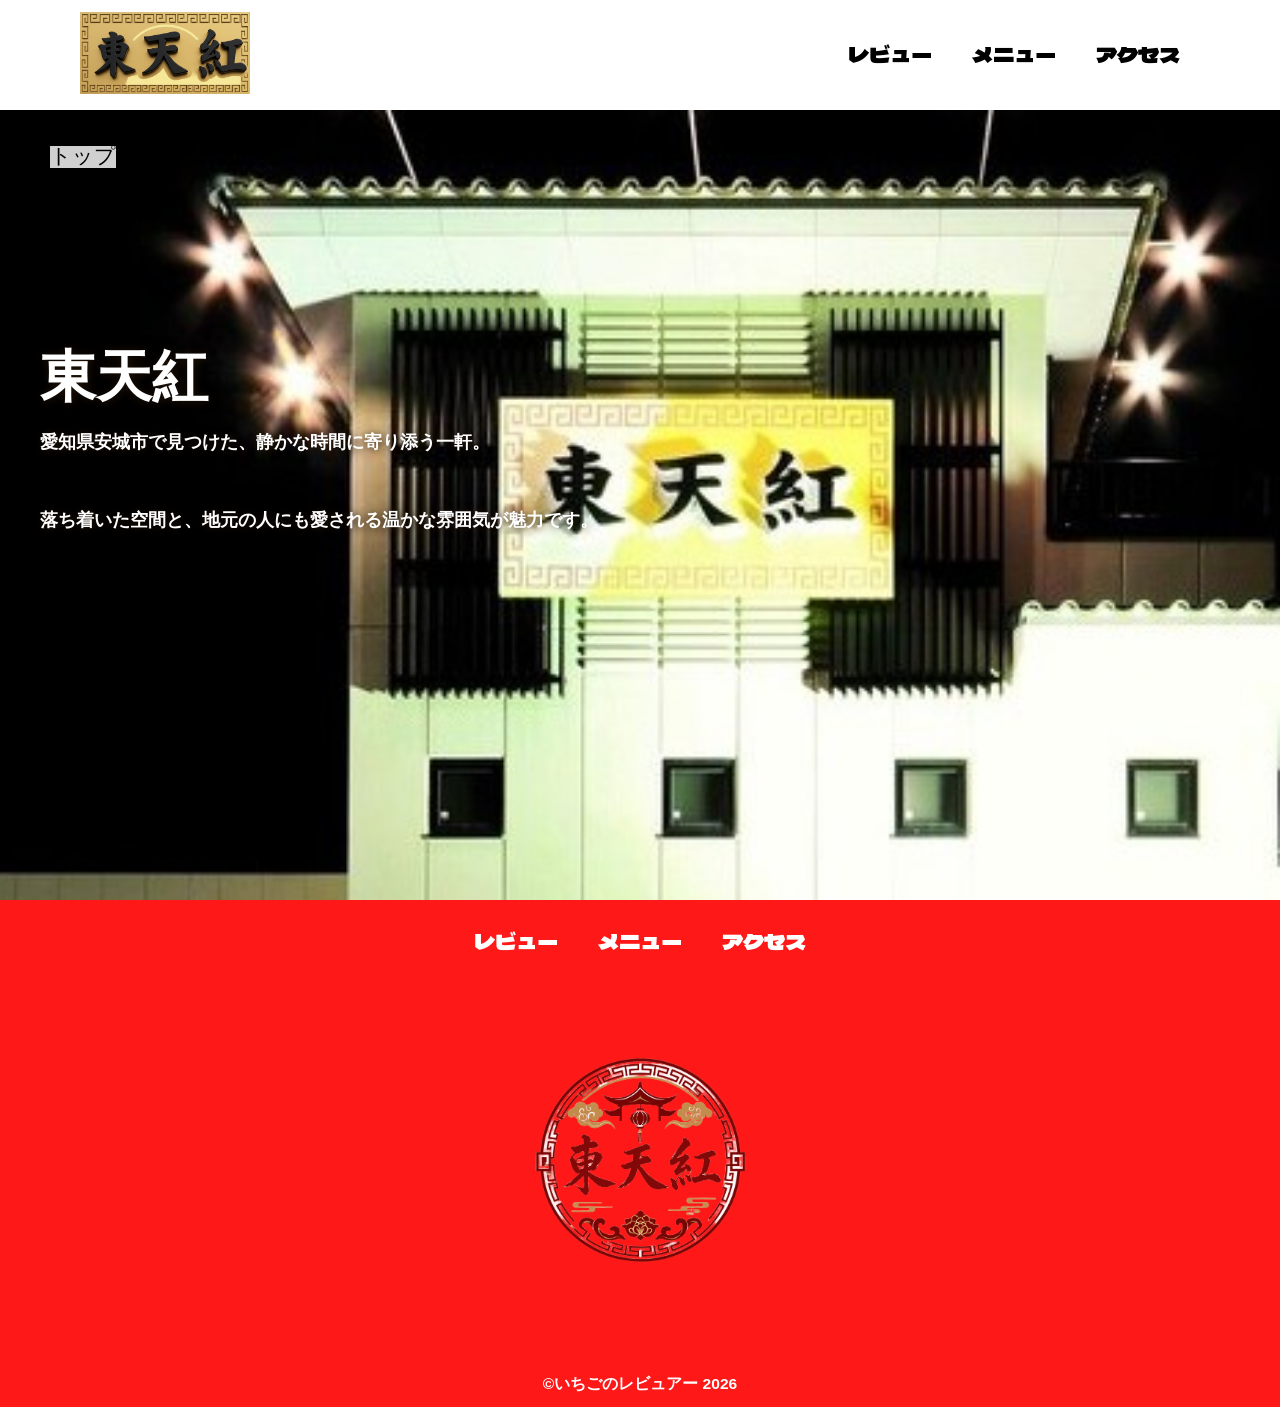
<file: index.html>
<!DOCTYPE html>
<html>
    <head>
        <meta charset="UTF-8">
        <title>東天紅のレビュー</title>
        <meta name="description" content="東天紅のレビュー">
        <meta name="viewport" content="width=device-width">
        <script src="https://ajax.googleapis.com/ajax/libs/jquery/1.11.0/jquery.min.js"></script>
        <script src="js/script.js"></script>
        <link href="css/common.css" rel="stylesheet">
        <link href="css/index.css" rel="stylesheet">
        <link rel="preconnect" href="https://fonts.googleapis.com">
        <link rel="preconnect" href="https://fonts.gstatic.com" crossorigin>
        <link href="https://fonts.googleapis.com/css2?family=Dela+Gothic+One&display=swap" rel="stylesheet">
    </head>
    <body>
        <header class="header">
            <div class="header-inner">
                <a class="header-logo" href="index.html">
                    <img src="images/common/logo.png" alt="ロゴ">
                </a>
                <button class="toggle-menu-button"></button>
                <div class="header-site-menu">
                    <nav class="site-menu">
                        <ul>
                            <li><a href="review.html">レビュー</a></li>
                            <li><a href="menu.html">メニュー</a></li>
                            <li><a href="access.html">アクセス</a></li>
                        </ul>
                    </nav>
                </div>
            </div>
        </header>
        <main class="main">
            <nav class="floating">
                <ul>
                    <li><a href="#">トップ</a></li>
                </ul>
            </nav>
            <div class="first-view">
                <div class="first-view-text">
                    <h1>東天紅</h1>
                    <p>愛知県安城市で見つけた、静かな時間に寄り添う一軒。</p>
                    <div class="lead">
                        <p>落ち着いた空間と、地元の人にも愛される温かな雰囲気が魅力です。</p>
                    </div>
                </div>
            </div>
        </main>
        <footer class="footer">
            <nav class="site-menu">
                <ul>
                    <li><a href="review.html">レビュー</a></li>
                    <li><a href="menu.html">メニュー</a></li>
                    <li><a href="access.html">アクセス</a></li>
                </ul>
            </nav>
            <a class="footer-logo" href="index.html">
                <img src="images/common/logo_footer.png" alt="ロゴ">
            </a>
            <p class="copyright"><small>&copy;いちごのレビュアー 2026</small></p>
        </footer>
    </body>
</html>
</file>
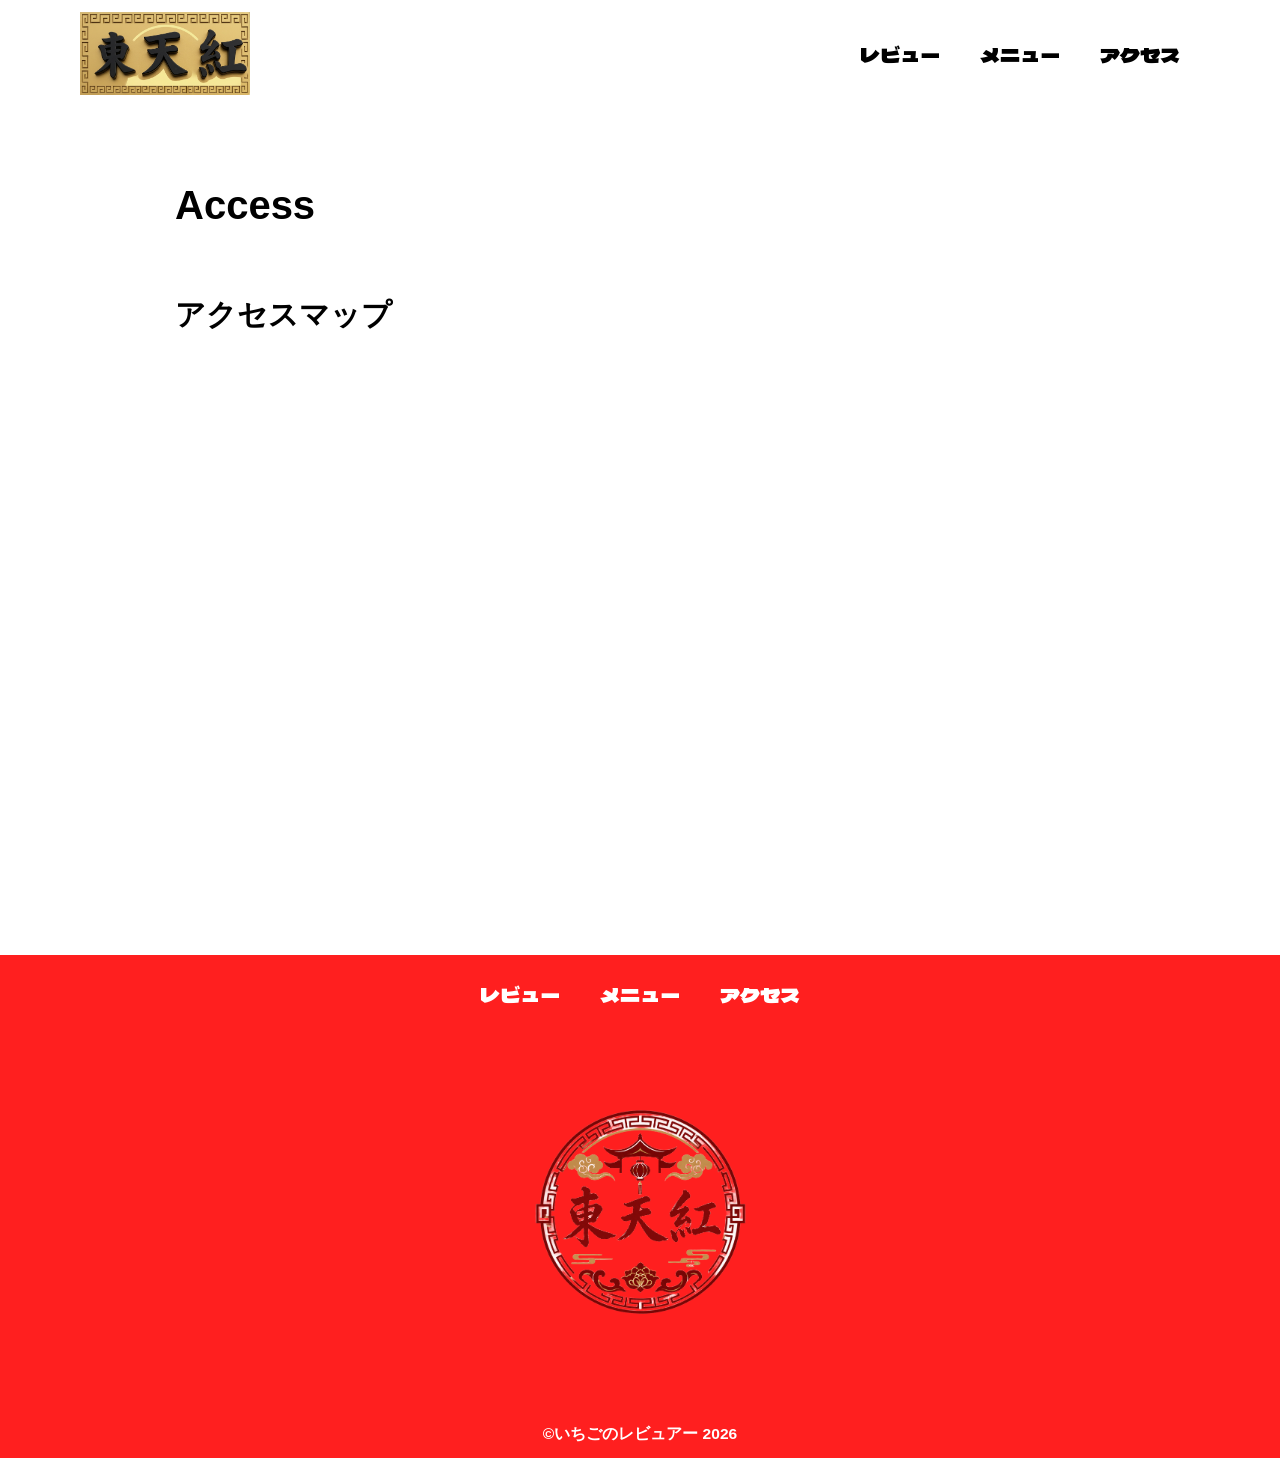
<file: access.html>
<!DOCTYPE html>
<html>
    <head>
        <meta charset="UTF-8">
        <title>東天紅へのアクセス</title>
        <meta name="description" content="アクセス">
        <meta name="viewport" content="width=device-width">
        <script src="https://ajax.googleapis.com/ajax/libs/jquery/1.11.0/jquery.min.js"></script>
        <script src="js/script.js"></script>
        <link href="css/common.css" rel="stylesheet">
        <link href="css/access.css" rel="stylesheet">
        <link rel="preconnect" href="https://fonts.googleapis.com">
        <link rel="preconnect" href="https://fonts.gstatic.com" crossorigin>
        <link href="https://fonts.googleapis.com/css2?family=Dela+Gothic+One&display=swap" rel="stylesheet">
    </head>
    <body>
        <header class="header">
            <div class="header-inner">
                <a class="header-logo" href="index.html">
                    <img src="images/common/logo.png" alt="ロゴ">
                </a>
                <button class="toggle-menu-button"></button>
                <div class="header-site-menu">
                    <nav class="site-menu">
                        <ul>
                            <li><a href="review.html">レビュー</a></li>
                            <li><a href="menu.html">メニュー</a></li>
                            <li><a href="access.html">アクセス</a></li>
                        </ul>
                    </nav>
                </div>
            </div>
        </header>
        <main class="main">
            <div class="title">
                <h1>Access</h1>
            </div>
            <div class="map">
                <h2>アクセスマップ</h2>
                <iframe src="https://www.google.com/maps/embed?pb=!1m18!1m12!1m3!1d1323.405074191022!2d137.09011263792172!3d34.95090419920458!2m3!1f0!2f0!3f0!3m2!1i1024!2i768!4f13.1!3m3!1m2!1s0x600499b67b4e70a5%3A0x711bf978688f0d83!2z5p2x5aSp57SF!5e0!3m2!1sja!2sjp!4v1783319845474!5m2!1sja!2sjp" width="600" height="450" style="border:0;" allowfullscreen="" loading="lazy" referrerpolicy="strict-origin-when-cross-origin"></iframe>
            </div>
        </main>
        <footer class="footer">
            <nav class="site-menu">
                <ul>
                    <li><a href="review.html">レビュー</a></li>
                    <li><a href="menu.html">メニュー</a></li>
                    <li><a href="access.html">アクセス</a></li>
                </ul>
            </nav>
            <a class="footer-logo" href="index.html">
                <img src="images/common/logo_footer.png" alt="ロゴ">
            </a>
            <p class="copyright"><small>&copy;いちごのレビュアー 2026</small></p>
        </footer>
    </body>
</html>
</file>
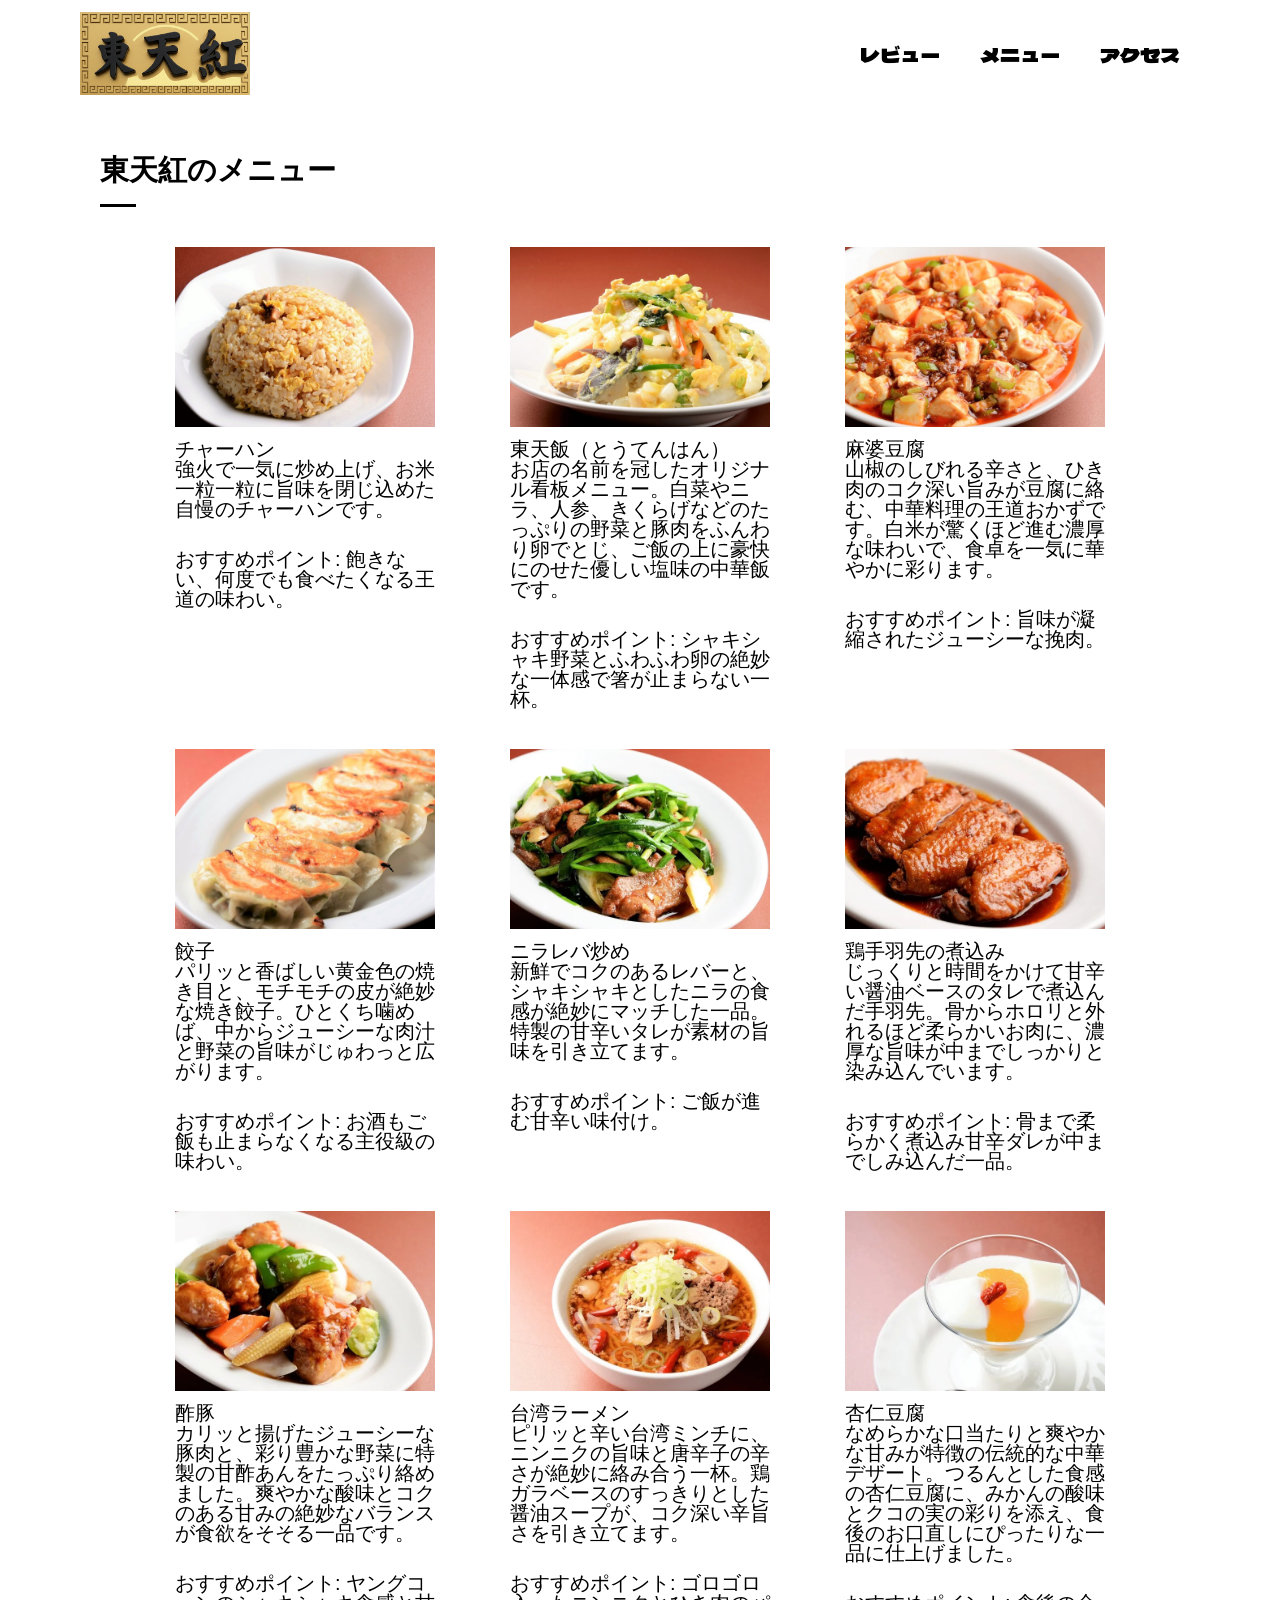
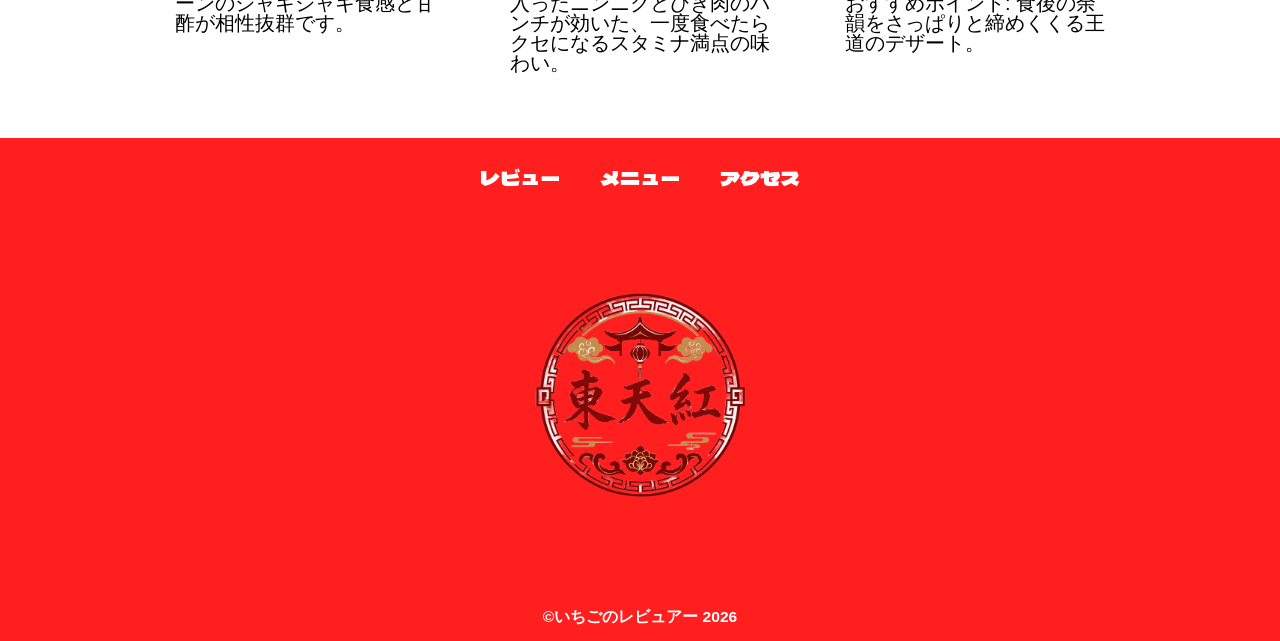
<file: menu.html>
<!DOCTYPE html>
<html>
    <head>
        <meta charset="UTF-8">
        <title>東天紅のおすすめポイント</title>
        <meta name="description" content="愛知県安城市にある東天紅のおすすめポイントを紹介するレビュー記事です。">
        <meta name="viewport" content="width=device-width">
        <script src="https://ajax.googleapis.com/ajax/libs/jquery/1.11.0/jquery.min.js"></script>
        <script src="js/script.js"></script>
        <link href="css/common.css" rel="stylesheet">
        <link href="css/menu.css" rel="stylesheet">
        <link rel="preconnect" href="https://fonts.googleapis.com">
        <link rel="preconnect" href="https://fonts.gstatic.com" crossorigin>
        <link href="https://fonts.googleapis.com/css2?family=Dela+Gothic+One&display=swap" rel="stylesheet">
    </head>
        <body>
        <header class="header">
            <div class="header-inner">
                <a class="header-logo" href="index.html">
                    <img src="images/common/logo.png" alt="ロゴ">
                </a>
                <button class="toggle-menu-button"></button>
                <div class="header-site-menu">
                    <nav class="site-menu">
                        <ul>
                            <li><a href="review.html">レビュー</a></li>
                            <li><a href="menu.html">メニュー</a></li>
                            <li><a href="access.html">アクセス</a></li>
                        </ul>
                    </nav>
                </div>
            </div>
        </header>
        <main class="main">
            <div class="menu">
                <h2>東天紅のメニュー</h2>
                <ul class="member-list">
                    <li>
                        <img src="images/menu/fried-rice.jpg" alt="東天紅のチャーハン">
                        <dl>
                            <dt>チャーハン</dt>
                            <dd>強火で一気に炒め上げ、お米一粒一粒に旨味を閉じ込めた自慢のチャーハンです。</dd>
                        </dl>
                        <br>
                        <p class="speciality">おすすめポイント: 飽きない、何度でも食べたくなる王道の味わい。</p>
                    </li>
                    <li>
                        <img src="images/menu/totenhan.jpg" alt="東天紅の東天飯">
                        <dl>
                            <dt>東天飯（とうてんはん）</dt>
                            <dd>お店の名前を冠したオリジナル看板メニュー。白菜やニラ、人参、きくらげなどのたっぷりの野菜と豚肉をふんわり卵でとじ、ご飯の上に豪快にのせた優しい塩味の中華飯です。</dd>
                        </dl>
                        <br>
                        <p class="speciality">おすすめポイント: シャキシャキ野菜とふわふわ卵の絶妙な一体感で箸が止まらない一杯。</p>
                    </li>
                    <li>
                        <img src="images/menu/mapo-tofu.jpg" alt="東天紅の麻婆豆腐">
                        <dl>
                            <dt>麻婆豆腐</dt>
                            <dd>山椒のしびれる辛さと、ひき肉のコク深い旨みが豆腐に絡む、中華料理の王道おかずです。白米が驚くほど進む濃厚な味わいで、食卓を一気に華やかに彩ります。</dd>
                        </dl>
                        <br>
                        <p class="speciality">おすすめポイント: 旨味が凝縮されたジューシーな挽肉。</p>
                    </li>
                    <li>
                        <img src="images/menu/gyoza.jpg" alt="東天紅の餃子">
                        <dl>
                            <dt>餃子</dt>
                            <dd>パリッと香ばしい黄金色の焼き目と、モチモチの皮が絶妙な焼き餃子。ひとくち噛めば、中からジューシーな肉汁と野菜の旨味がじゅわっと広がります。</dd>
                        </dl>
                        <br>
                        <p class="speciality">おすすめポイント: お酒もご飯も止まらなくなる主役級の味わい。</p>
                    </li>
                    <li>
                        <img src="images/menu/nirareba.jpg" alt="東天紅のニラレバ炒め">
                        <dl>
                            <dt>ニラレバ炒め</dt>
                            <dd>新鮮でコクのあるレバーと、シャキシャキとしたニラの食感が絶妙にマッチした一品。特製の甘辛いタレが素材の旨味を引き立てます。</dd>
                        </dl>
                        <br>
                        <p class="speciality">おすすめポイント: ご飯が進む甘辛い味付け。</p>
                    </li>
                    <li>
                        <img src="images/menu/tebasaki.jpg" alt="東天紅の鶏手羽先の煮込み">
                        <dl>
                            <dt>鶏手羽先の煮込み</dt>
                            <dd>じっくりと時間をかけて甘辛い醤油ベースのタレで煮込んだ手羽先。骨からホロリと外れるほど柔らかいお肉に、濃厚な旨味が中までしっかりと染み込んでいます。</dd>
                        </dl>
                        <br>
                        <p class="speciality">おすすめポイント: 骨まで柔らかく煮込み甘辛ダレが中までしみ込んだ一品。</p>
                    </li>
                    <li>
                        <img src="images/menu/subuta.jpg" alt="東天紅の酢豚">
                        <dl>
                            <dt>酢豚</dt>
                            <dd>カリッと揚げたジューシーな豚肉と、彩り豊かな野菜に特製の甘酢あんをたっぷり絡めました。爽やかな酸味とコクのある甘みの絶妙なバランスが食欲をそそる一品です。</dd>
                        </dl>
                        <br>
                        <p class="speciality">おすすめポイント: ヤングコーンのシャキシャキ食感と甘酢が相性抜群です。</p>
                    </li>
                    <li>
                        <img src="images/menu/taiwan-ramen.jpg" alt="東天紅の台湾ラーメン">
                        <dl>
                            <dt>台湾ラーメン</dt>
                            <dd>ピリッと辛い台湾ミンチに、ニンニクの旨味と唐辛子の辛さが絶妙に絡み合う一杯。鶏ガラベースのすっきりとした醤油スープが、コク深い辛旨さを引き立てます。</dd>
                        </dl>
                        <br>
                        <p class="speciality">おすすめポイント: ゴロゴロ入ったニンニクとひき肉のパンチが効いた、一度食べたらクセになるスタミナ満点の味わい。</p>
                    </li>
                    <li>
                        <img src="images/menu/annindofu.jpg" alt="東天紅の杏仁豆腐">
                        <dl>
                            <dt>杏仁豆腐</dt>
                            <dd>なめらかな口当たりと爽やかな甘みが特徴の伝統的な中華デザート。つるんとした食感の杏仁豆腐に、みかんの酸味とクコの実の彩りを添え、食後のお口直しにぴったりな一品に仕上げました。</dd>
                        </dl>
                        <br>
                        <p class="speciality">おすすめポイント: 食後の余韻をさっぱりと締めくくる王道のデザート。</p>
                    </li>
                </ul>
            </div>
        </main>
        <footer class="footer">
            <nav class="site-menu">
                <ul>
                    <li><a href="review.html">レビュー</a></li>
                    <li><a href="menu.html">メニュー</a></li>
                    <li><a href="access.html">アクセス</a></li>
                </ul>
            </nav>
            <a class="footer-logo" href="index.html">
                <img src="images/common/logo_footer.png" alt="ロゴ">
            </a>
            <p class="copyright"><small>&copy;いちごのレビュアー 2026</small></p>
        </footer>
    </body>
</html>
</file>
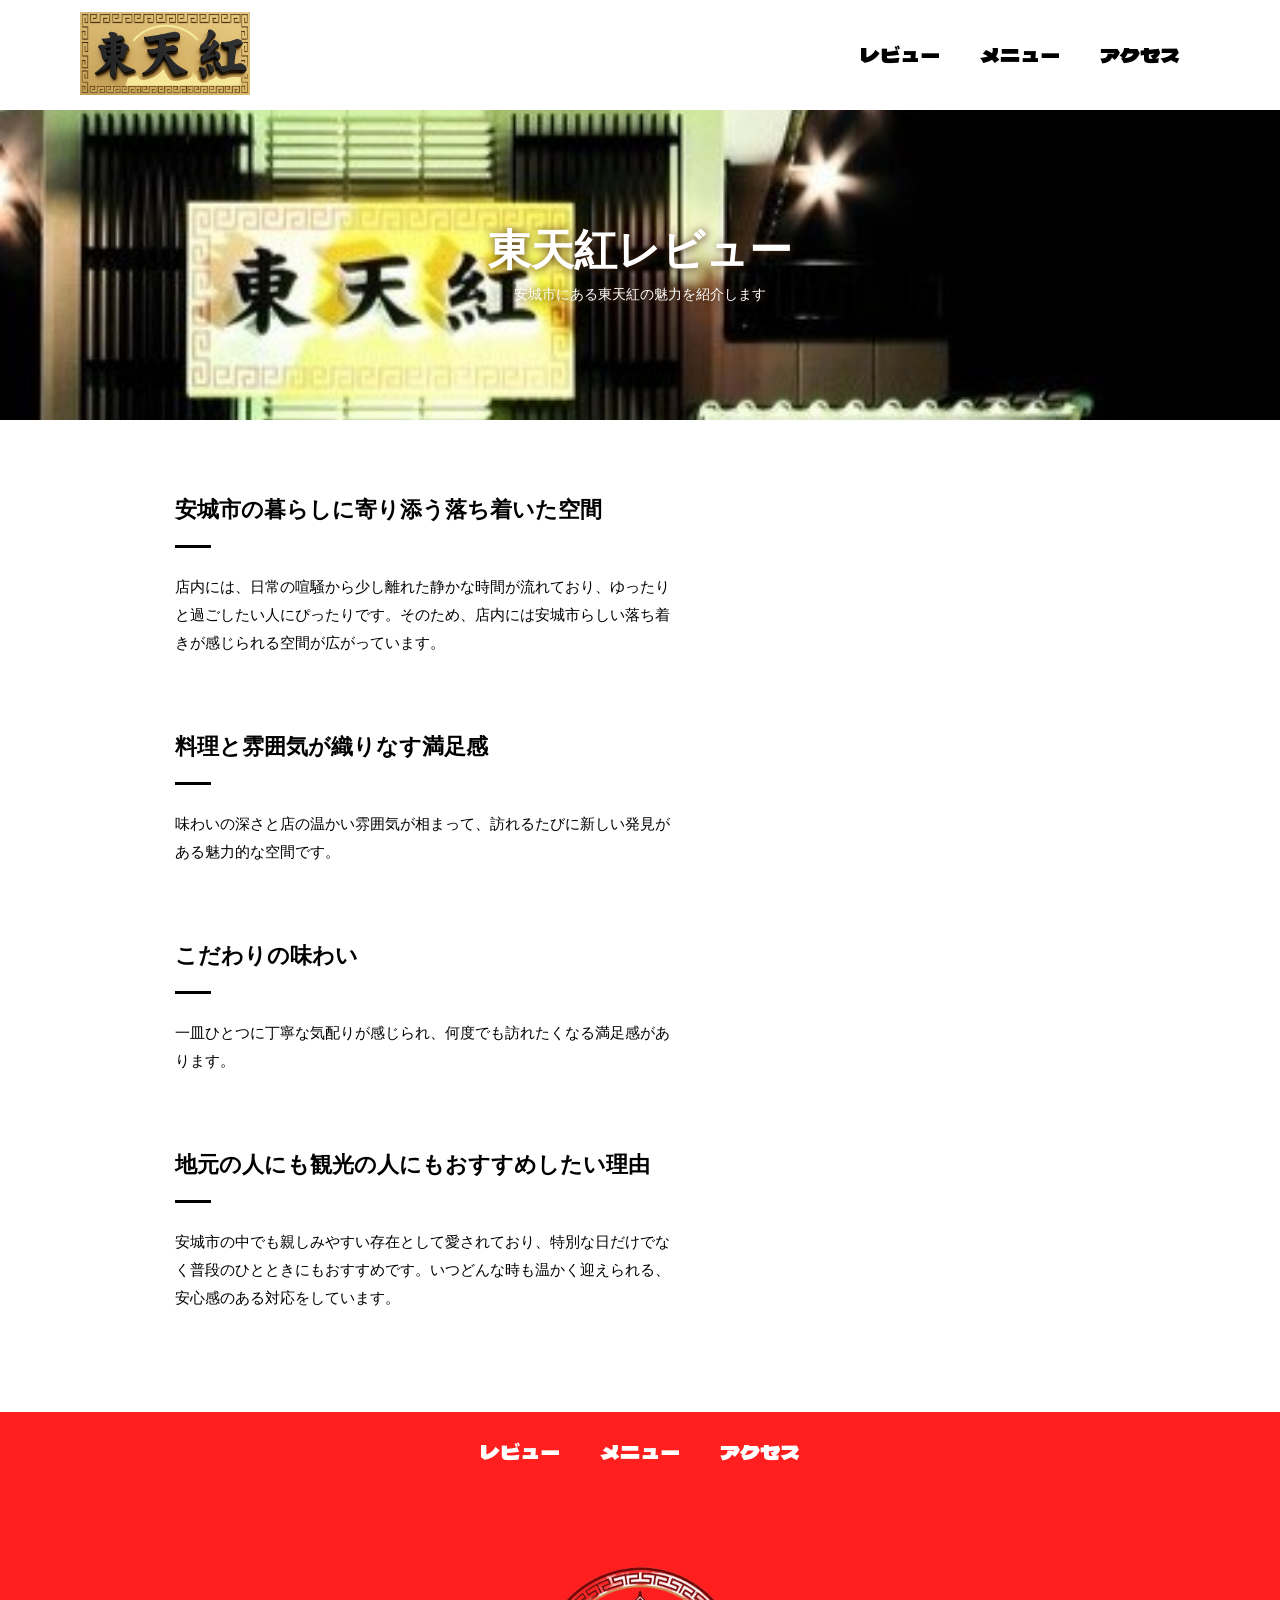
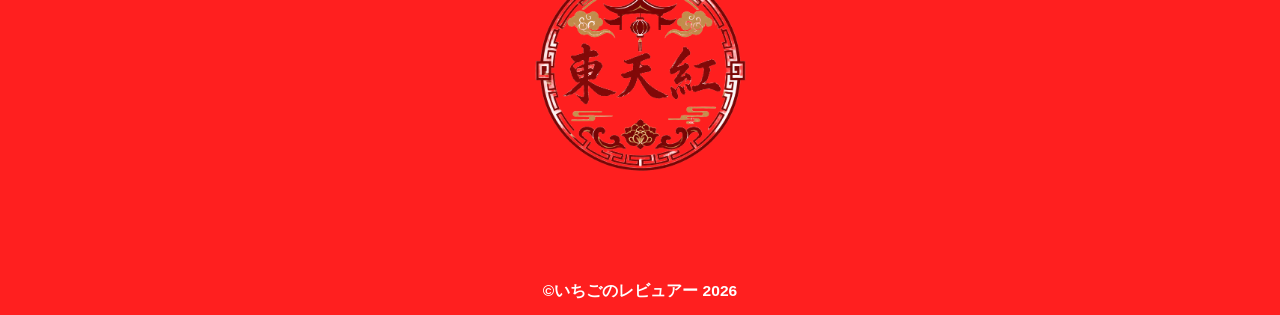
<file: review.html>
<!DOCTYPE html>
<html>
    <head>
        <meta charset="UTF-8">
        <title>東天紅レビュー | 愛知県安城市</title>
        <meta name="description" content="愛知県安城市にある東天紅について、雰囲気や魅力を紹介するレビュー記事です。">
        <meta name="viewport" content="width=device-width">
        <script src="https://ajax.googleapis.com/ajax/libs/jquery/1.11.0/jquery.min.js"></script>
        <script src="js/script.js"></script>
        <link href="css/common.css" rel="stylesheet">
        <link href="css/review.css" rel="stylesheet">
        <link rel="preconnect" href="https://fonts.googleapis.com">
        <link rel="preconnect" href="https://fonts.gstatic.com" crossorigin>
        <link href="https://fonts.googleapis.com/css2?family=Dela+Gothic+One&display=swap" rel="stylesheet">
    </head>
        <body>
        <header class="header">
            <div class="header-inner">
                <a class="header-logo" href="index.html">
                    <img src="images/common/logo.png" alt="ロゴ">
                </a>
                <button class="toggle-menu-button"></button>
                <div class="header-site-menu">
                    <nav class="site-menu">
                        <ul>
                            <li><a href="review.html">レビュー</a></li>
                            <li><a href="menu.html">メニュー</a></li>
                            <li><a href="access.html">アクセス</a></li>
                        </ul>
                    </nav>
                </div>
            </div>
        </header>
        <main class="main">
            <div class="title">
                <h1>東天紅レビュー</h1>
                <p>安城市にある東天紅の魅力を紹介します</p>
            </div>
            <div class="feature">
                <div class="feature-text">
                    <h2>安城市の暮らしに寄り添う落ち着いた空間</h2>
                    <p>店内には、日常の喧騒から少し離れた静かな時間が流れており、ゆったりと過ごしたい人にぴったりです。そのため、店内には安城市らしい落ち着きが感じられる空間が広がっています。</p>
                </div>
            </div>
            <div class="feature">
                <div class="feature-text">
                    <h2>料理と雰囲気が織りなす満足感</h2>
                    <p>味わいの深さと店の温かい雰囲気が相まって、訪れるたびに新しい発見がある魅力的な空間です。</p>
                </div>
            </div>
            <div class="feature">
                <div class="feature-text">
                    <h2>こだわりの味わい</h2>
                    <p>一皿ひとつに丁寧な気配りが感じられ、何度でも訪れたくなる満足感があります。</p>
                </div>
            </div>
            <div class="feature">
                <div class="feature-text">
                    <h2>地元の人にも観光の人にもおすすめしたい理由</h2>
                    <p>安城市の中でも親しみやすい存在として愛されており、特別な日だけでなく普段のひとときにもおすすめです。いつどんな時も温かく迎えられる、安心感のある対応をしています。</p>
                </div>
            </div>

        </main>
        <footer class="footer">
            <nav class="site-menu">
                <ul>
                    <li><a href="review.html">レビュー</a></li>
                    <li><a href="menu.html">メニュー</a></li>
                    <li><a href="access.html">アクセス</a></li>
                </ul>
            </nav>
            <a class="footer-logo" href="index.html">
                <img src="images/common/logo_footer.png" alt="ロゴ">
            </a>
            <p class="copyright"><small>&copy;いちごのレビュアー 2026</small></p>
        </footer>
    </body>
</html>
</file>
<file: css/common.css>
@charset "utf-8";

*,
::before,
::after {
    padding: 0;
    margin: 0;
    box-sizing: border-box;
}

ul, ol {
    list-style: none;
}

a {
    color: inherit;
    text-decoration: none;
}

body {
    font-family: Arial, Helvetica, sans-serif;
    font-size: 15pt;
    color: #000000;
    line-height: 1;
    background-color: #ffffff;
}

img {
    max-width: 100%;
}

.header-inner {
    max-width: 1200px;
    height: 110px;
    margin-left: auto;
    margin-right: auto;
    padding-left: 40px;
    padding-right: 40px;
    display: flex;
    justify-content: space-between;
    align-items: center;
}

.toggle-menu-button {
    display: none;
}

.header-logo {
    display: block;
    width: 170px;
}

.site-menu ul {
    display: flex;
}

.site-menu ul li {
    margin-left: 20px;
    margin-right: 20px;
}

.site-menu ul li a {
    font-family: 'Dela Gothic One', cursive;
}

@media (max-width: 800px) {
    .site-menu ul {
        display: block;
        text-align: center;
    }

    .site-menu li {
        margin-top: 20px;
    }

    .header {
        position: fixed;
        top: 0;
        left: 0;
        right: 0;
        background-color: #ffffff;
        height: 50px;
        z-index: 10;
        box-shadow: 0 3px 6px rgba(0, 0, 0, 0.1);
    }

    .header-inner {
        padding-left: 20px;
        padding-right: 20px;
        height: 100%;
        position: relative;
    }

    .header-site-menu {
        position: absolute;
        top: 100%;
        left: 0;
        right: 0;
        color: #ffffff;
        background-color: #736e62;
        padding-top: 30px;
        padding-bottom: 50px;
        display: none;
    }

    .header-site-menu.is-show {
        display: block;
    }

    .header-logo {
        width: 100px;
    }

    .main {
        padding-top: 50px;;
    }

    .footer-logo {
        margin-top: 60px;
    }

    .copyright {
        margin-top: 50px;
    }

    .toggle-menu-button {
        display: block;
        width: 44px;
        height: 34px;
        background-image: url(../images/common/icon-menu.png);
        background-size: 50%;
        background-position: center;
        background-repeat: no-repeat;
        background-color: transparent;
        border: none;
        border-radius: 0;
        outline: none;
    }
}

.footer {
    color: #ffffff;
    background-color: #ff1f1f;
    padding-top: 30px;
    padding-bottom: 15px;
    display: flex;
    flex-direction: column;
    align-items: center;
}

.footer-logo {
    display: block;
    width: 235px;
    margin-top: 90px;
}

.copyright {
    font-size: 14pt;
    font-weight: bold;
    margin-top: 90px;
}

@media (max-width: 800px) {
    .site-menu ul {
        display: block;
        text-align: center;
    }

    .site-menu li {
        margin-top: 20px;
    }

    .header {
        position: fixed;
        top: 0;
        left: 0;
        right: 0;
        background-color: #ffffff;
        height: 50px;
        z-index: 10;
        box-shadow: 0 3px 6px rgba(0, 0, 0, 0.1);
    }

    .header-inner {
        padding-left: 20px;
        padding-right: 20px;
        height: 100%;
    }

    .header-logo {
        width: 100px;
    }

    .main {
        padding-top: 50px;
    }

    .footer-logo {
        margin-top: 60px;
    }

    .copyright {
        margin-top: 50px;
    }
}
</file>
<file: css/index.css>
@charset "utf-8";

nav.floating {
    position: absolute;
    top: 100px;
    left: 50px;
    background-color: #d0d0d0;
}

.first-view {
    height: calc(100vh - 110px);
    background-image: url(../images/index/bg_main.jpg);
    background-repeat: no-repeat;
    background-position: center center;
    background-size: cover;
    display: flex;
    align-items: center;
}

.first-view-text {
    width: 100%;
    max-width: 1200px;
    margin-left: auto;
    margin-right: auto;
    padding-left: 40ox;
    padding-bottom: 80px;
    color: #ffffff;
    font-weight: bold;
    text-shadow: 1px 1px 10px #211307;
}

.first-view-text h1 {
    font-family: "Montserrat", sans-serif;
    font-size: 56px;
    line-height: 72px;
}

.first-view-text p {
    font-size: 18px;
    margin-top: 20px;
}

.lead {
    max-width: 1200px;
    margin: 60px auto;
}

*,
::before,
::after {
    padding: 0;
    margin: 0;
    box-sizing: border-box;
}

ul, ol {
    list-style: none;
}

a {
    color: inherit;
    text-decoration: none;
}

body {
    font-family: sans-serif;
    font-size: 16pt;
    color: #000000;
    line-height: 1;
    background-color: #ffffff;
}

img {
    max-width: 100%;
}

.header-inner {
    max-width: 1200px;
    height: 110px;
    margin-left: auto;
    margin-right: auto;
    padding-left: 40px;
    padding-right: 40px;
    display: flex;
    justify-content: space-between;
    align-items: center;
}

.toggle-menu-button {
    display: none;
}

.header-logo {
    display: block;
    width: 170px;
}

.site-menu ul {
    display: flex;
}

.site-menu ul li {
    margin-left: 20px;
    margin-right: 20px;
}

.site-menu ul li a {
    font-family: 'Dela Gothic One', cursive;
}

@media (max-width: 800px) {
    .site-menu ul {
        display: block;
        text-align: center;
    }

    .site-menu li {
        margin-top: 20px;
    }

    .header {
        position: fixed;
        top: 0;
        left: 0;
        right: 0;
        background-color: #ffffff;
        height: 50px;
        z-index: 10;
        box-shadow: 0 3px 6px rgba(0, 0, 0, 0.1);
    }

    .header-inner {
        padding-left: 20px;
        padding-right: 20px;
        height: 100%;
        position: relative;
    }

    .header-site-menu {
        position: absolute;
        top: 100%;
        left: 0;
        right: 0;
        color: #ffffff;
        background-color: #736e62;
        padding-top: 30px;
        padding-bottom: 50px;
        display: none;
    }

    .header-site-menu.is-show {
        display: block;
    }

    .header-logo {
        width: 100px;
    }

    .main {
        padding-top: 50px;;
    }

    .footer-logo {
        margin-top: 60px;
    }

    .copyright {
        margin-top: 50px;
    }

    .toggle-menu-button {
        display: block;
        width: 44px;
        height: 34px;
        background-image: url(../images/common/icon-menu.png);
        background-size: 50%;
        background-position: center;
        background-repeat: no-repeat;
        background-color: transparent;
        border: none;
        border-radius: 0;
        outline: none;
    }
}
.footer {
    color: #ffffff;
    background-color: #ff1818;
    padding-top: 30px;
    padding-bottom: 15px;
    display: flex;
    flex-direction: column;
    align-items: center;
}

.footer-logo {
    display: block;
    width: 235px;
    margin-top: 90px;
}

.copyright {
    font-size: 14pt;
    font-weight: bold;
    margin-top: 90px;
}
</file>
<file: css/access.css>
.title {
    width: 930px;
    max-width: 90%;
    margin-top: 75px;
    margin-left: auto;
    margin-right: auto;

}

.map {
    width: 930px;
    max-width: 90%;
    margin-top: 75px;
    margin-left: auto;
    margin-right: auto;
}

.map iframe {
    display: block;
    width: 100%;
    height: 600px;
    margin-top: 25px;
}
</file>
<file: css/menu.css>
.menu {
    max-width: 1200px;
    margin-left: auto;
    margin-right: auto;
    padding-top: 45px;
    padding-bottom: 55px;
    padding-left: 60px;
    padding-right: 60px;
}

.menu h2 {
    font-size: 22pt;
    font-weight: bold;
    text-align: left;
}

.menu h2::after {
    content: '';
    display: block;
    width: 36px;
    height: 3px;
    background-color: #000000;
    margin-top: 20px;
}

.member-list {
    /* Use grid so items align uniformly in rows (avoids masonry gaps)
       and keeps consistent spacing between rows/columns */
    display: grid;
    grid-template-columns: repeat(auto-fill, 260px);
    justify-content: center;
    padding-top: 40px;
    padding-bottom: 10px;
    gap: 40px 75px;
}

.member-list li {
    width: 260px;
    margin: 0;
    display: flex;
    flex-direction: column;
}

.member-list li:last-child {
    margin-bottom: 0;
}

.member-list li img {
    width: 100%;
    height: 180px;
    object-fit: cover;
    display: block;
}

.member-list li dl {
    margin-top: 12px;
}

.member-list li .speciality {
    margin-top: 10px;
}

@media (max-width: 800px) {
    .menu {
        padding-left: 20px;
        padding-right: 20px;
    }

    .member-list {
        display: block;
        padding-left: 0;
        padding-right: 0;
    }

    .member-list li {
        width: 100%;
        margin-left: 0;
    }
    /* On small screens, let images scale naturally to width to avoid
       awkward cropping/zooming — use auto height so full image is visible. */
    .member-list li img {
        width: 100%;
        height: auto;
        object-fit: unset;
        display: block;
    }
}
</file>
<file: css/review.css>
.title {
    height: 310px;
    background-image: url(../images/review/gaikann.jpg);
    background-repeat: no-repeat;
    background-position: center center;
    background-size: cover;
    display: flex;
    flex-direction: column;
    justify-content: center;
    align-items: center;
    color: #ffffff;
    text-shadow: 1px 1px 10px #4b2c14;
}

.title h1 {
    font-family: 'Montserrat', sans-serif;
    font-size: 32pt;
    font-weight: bold;
}

.title p {
    font-size: 14px;
    margin-top: 15px;
}

.feature {
    display: flex;
    flex-direction: row;
    justify-content: space-between;
    width: 930px;
    max-width: 90%;
    margin-top: 75px;
    margin-left: auto;
    margin-right: auto;
    align-items: flex-start;
}

.feature-text {
    max-width: 500px;
    margin-right: 40px;
}

.reverse {
    flex-direction: row-reverse;
}

.reverse .feature-text {
    margin-left: 40px;
    margin-right: 0;
}

.feature-text h2 {
    font-size: 22px;
    font-weight: bold;
    line-height: 30px;
}

.feature-text h2::after {
    content: '';
    display: block;
    width: 36px;
    height: 3px;
    background-color: #000000;
    margin-top: 20px;
}

.feature-text p {
    font-size: 15px;
    line-height: 28px;
    margin-top: 25px;
}

.movie {
    width: 930px;
    max-width: 90%;
    background-color: #f8f8f8;
    padding: 50px 60px;
    margin-top: 55px;
    margin-left: auto;
    margin-right: auto;
}

.movie h2 {
    font-size: 22px;
    font-weight: bold;
    text-align: center;
}

.movie h2::after {
    content: '';
    display: block;
    width: 36px;
    height: 3px;
    background-color: #000000;
    margin-top: 20px;
    margin-left: auto;
    margin-right: auto;
}

.movie iframe {
    display: block;
    width: 100%;
    height: 450px;
    margin-top: 30px;
}

.movie p {
    font-size: 15px;
    line-height: 28px;
    margin-top: 20px;
}

.footer {
    margin-top: 100px;
}
</file>
